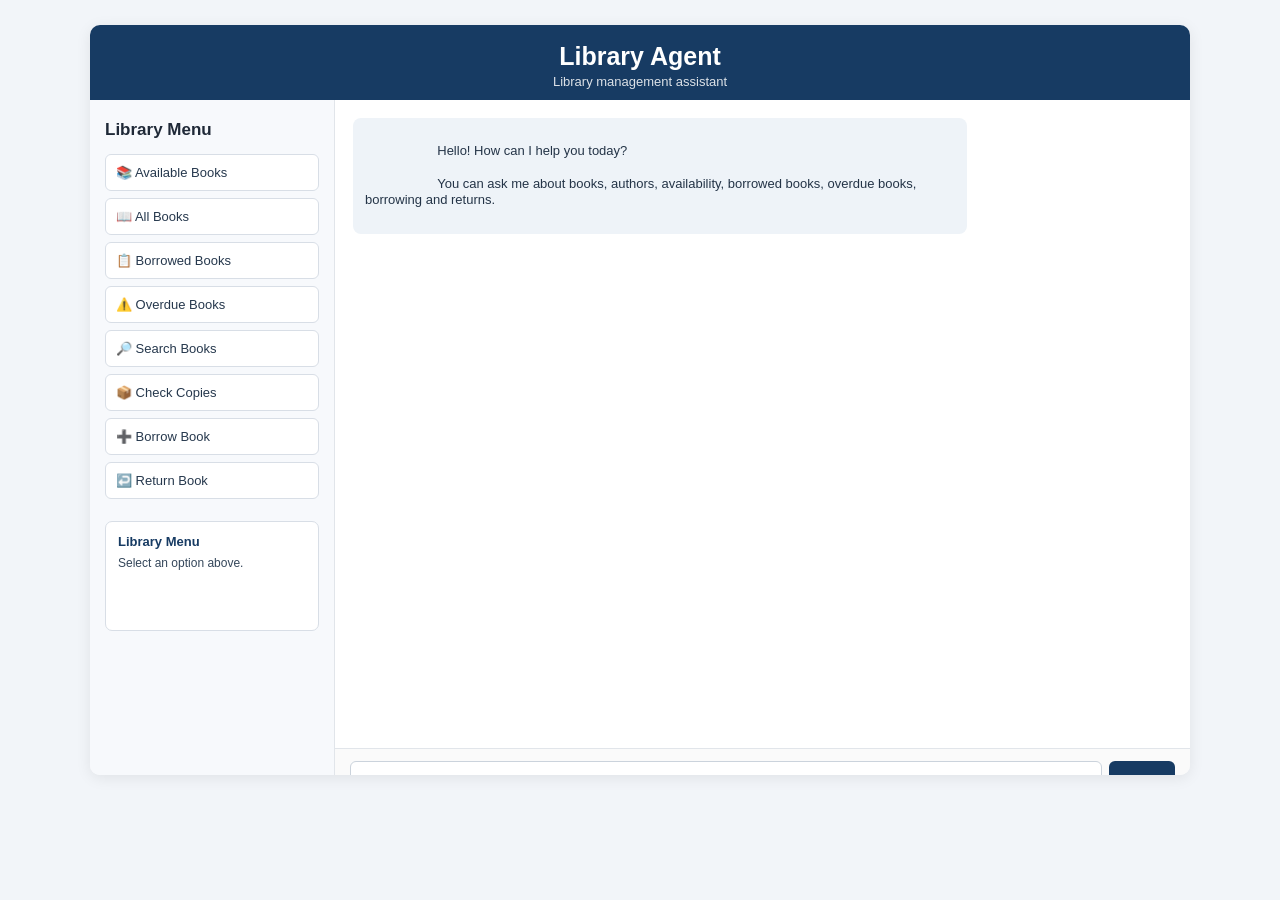
<file: library agent/frontend/index.html>
<!DOCTYPE html>
<html lang="en">

<head>
    <meta charset="UTF-8">
    <meta name="viewport" content="width=device-width, initial-scale=1.0">

    <title>Library Agent</title>

    <link rel="stylesheet" href="style.css">
</head>

<body>

<div class="app">

    <!-- HEADER -->
    <header class="header">
        <h1>Library Agent</h1>
        <p>Library management assistant</p>
    </header>


    <!-- MAIN CONTENT -->
    <div class="content">

        <!-- LEFT MENU -->
        <aside class="menu">

            <h2>Library Menu</h2>

            <button onclick="menuAction('available')">
                📚 Available Books
            </button>

            <button onclick="menuAction('all')">
                📖 All Books
            </button>

            <button onclick="menuAction('borrowed')">
                📋 Borrowed Books
            </button>

            <button onclick="menuAction('overdue')">
                ⚠️ Overdue Books
            </button>

            <button onclick="menuAction('search')">
                🔎 Search Books
            </button>

            <button onclick="menuAction('copies')">
                📦 Check Copies
            </button>

            <button onclick="menuAction('borrow')">
                ➕ Borrow Book
            </button>

            <button onclick="menuAction('return')">
                ↩️ Return Book
            </button>


            <!-- SEPARATE MENU RESULT -->
            <div class="menu-result-box">

                <div id="menu-result">

                    <strong>Library Menu</strong>

                    <p>Select an option above.</p>

                </div>

            </div>

        </aside>


        <!-- CHAT AREA -->
        <main class="chat-container">

            <!-- CHAT MESSAGES -->
            <div id="chat-box" class="chat-box">

                <div class="message bot-message welcome-message">     
                    Hello! How can I help you today?<br>
                    You can ask me about books, authors, availability, borrowed books, overdue books, borrowing and returns.
                </div>
                    

            </div>


            <!-- CHAT INPUT -->
            <div class="input-area">

                <input
                    type="text"
                    id="message-input"
                    placeholder="Ask something about the library..."
                    autocomplete="off"
                >

                <button id="send-button">
                    Send
                </button>

            </div>

        </main>

    </div>

</div>


<script src="script.js"></script>

</body>
</html>
</file>
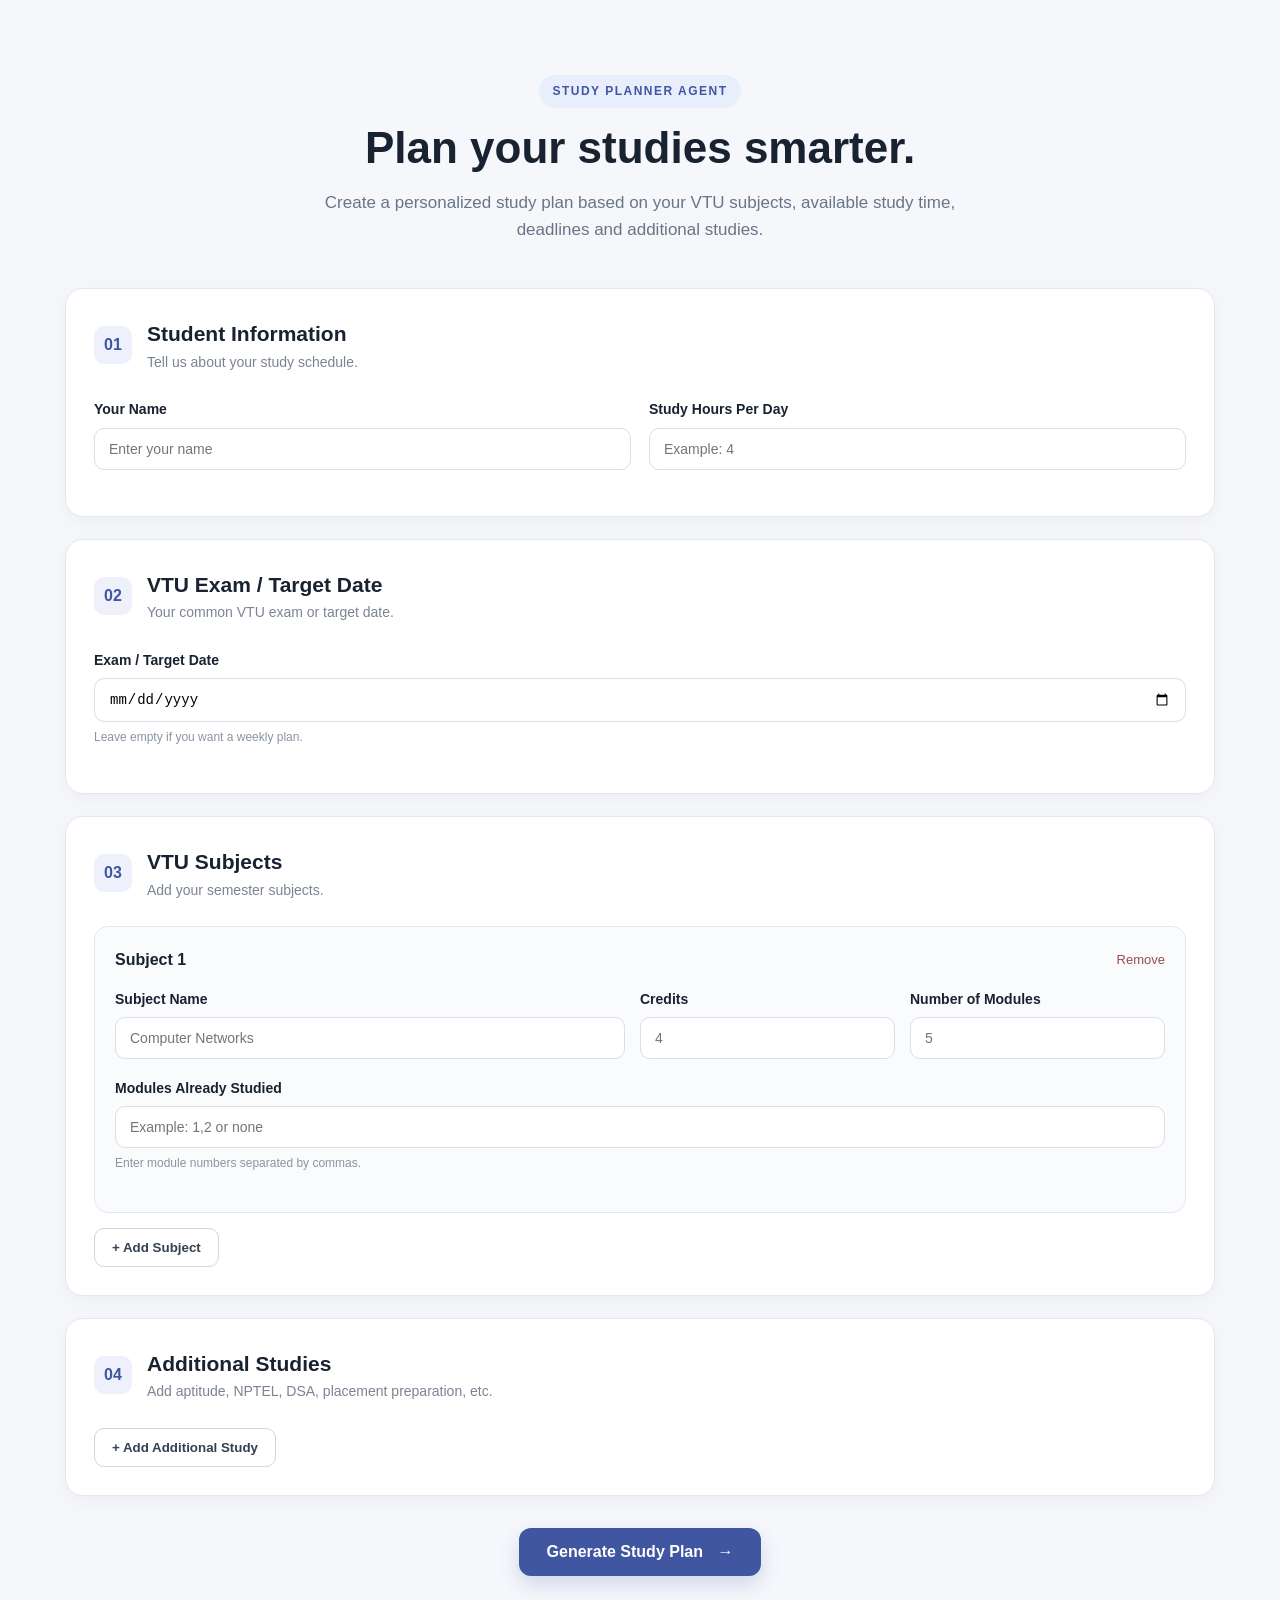
<file: study planner agent/frontend/index.html>
<!DOCTYPE html>
<html lang="en">

<head>

    <meta charset="UTF-8">

    <meta name="viewport"
          content="width=device-width, initial-scale=1.0">

    <title>Study Planner Agent</title>

    <link rel="stylesheet"
          href="style.css">

</head>

<body>

    <div class="container">

        <!-- HEADER -->

        <header class="hero">

            <div class="badge">
                STUDY PLANNER AGENT
            </div>

            <h1>
                Plan your studies smarter.
            </h1>

            <p>
                Create a personalized study plan
                based on your VTU subjects, available
                study time, deadlines and additional studies.
            </p>

        </header>


        <!-- STUDENT INFORMATION -->

        <section class="card">

            <div class="section-title">
                <span>01</span>
                <div>
                    <h2>Student Information</h2>
                    <p>Tell us about your study schedule.</p>
                </div>
            </div>


            <div class="form-grid">

                <div class="form-group">

                    <label>
                        Your Name
                    </label>

                    <input
                        type="text"
                        id="name"
                        placeholder="Enter your name"
                    >

                </div>


                <div class="form-group">

                    <label>
                        Study Hours Per Day
                    </label>

                    <input
                        type="number"
                        id="hoursPerDay"
                        min="1"
                        step="0.5"
                        placeholder="Example: 4"
                    >

                </div>

            </div>

        </section>


        <!-- VTU EXAM -->

        <section class="card">

            <div class="section-title">

                <span>02</span>

                <div>
                    <h2>VTU Exam / Target Date</h2>
                    <p>
                        Your common VTU exam or target date.
                    </p>
                </div>

            </div>


            <div class="form-group">

                <label>
                    Exam / Target Date
                </label>

                <input
                    type="date"
                    id="examDate"
                >

                <small>
                    Leave empty if you want a weekly plan.
                </small>

            </div>

        </section>


        <!-- VTU SUBJECTS -->

        <section class="card">

            <div class="section-title">

                <span>03</span>

                <div>
                    <h2>VTU Subjects</h2>
                    <p>
                        Add your semester subjects.
                    </p>
                </div>

            </div>


            <div id="subjectsContainer"></div>


            <button
                type="button"
                class="secondary-button"
                onclick="addSubject()">

                + Add Subject

            </button>

        </section>


        <!-- ADDITIONAL STUDIES -->

        <section class="card">

            <div class="section-title">

                <span>04</span>

                <div>
                    <h2>Additional Studies</h2>
                    <p>
                        Add aptitude, NPTEL, DSA,
                        placement preparation, etc.
                    </p>
                </div>

            </div>


            <div id="additionalContainer"></div>


            <button
                type="button"
                class="secondary-button"
                onclick="addAdditionalStudy()">

                + Add Additional Study

            </button>

        </section>


        <!-- GENERATE -->

        <section class="generate-section">

            <button
                class="generate-button"
                onclick="generatePlan()">

                Generate Study Plan

                <span>→</span>

            </button>

        </section>


        <!-- ERROR -->

        <div
            id="errorMessage"
            class="error-message">
        </div>


        <!-- RESULT -->

        <section
            id="result"
            class="result-section hidden">


            <!-- SUMMARY -->

            <div class="result-header">

                <div>

                    <div class="badge">
                        YOUR PLAN
                    </div>

                    <h2 id="resultTitle">
                        Study Plan
                    </h2>

                    <p id="resultSubtitle"></p>

                </div>

            </div>


            <!-- SUMMARY CARDS -->

            <div
                id="summaryCards"
                class="summary-grid">
            </div>


            <!-- DAILY PLAN -->

            <div class="result-block">

                <div class="result-block-header">

                    <div>
                        <span class="result-number">
                            01
                        </span>

                        <h3>
                            Date-wise Study Plan
                        </h3>
                    </div>

                </div>


                <div
                    id="dailyPlan"
                    class="daily-plan">
                </div>

            </div>


            <!-- WEEKLY GOALS -->

            <div class="result-block">

                <div class="result-block-header">

                    <div>
                        <span class="result-number">
                            02
                        </span>

                        <h3>
                            Weekly Goals
                        </h3>
                    </div>

                </div>


                <div
                    id="weeklyGoals"
                    class="weekly-goals">
                </div>

            </div>


            <!-- WARNING -->

            <div
                id="warningBlock"
                class="warning-block hidden">

                <h3>
                    Some work could not fit
                </h3>

                <div id="warnings"></div>

            </div>


            <!-- RULES -->

            <div class="result-block">

                <div class="result-block-header">

                    <div>
                        <span class="result-number">
                            03
                        </span>

                        <h3>
                            Priority System
                        </h3>
                    </div>

                </div>


                <div
                    id="rules"
                    class="rules">
                </div>

            </div>


            <!-- END -->

            <div class="complete-message">

                <div class="complete-icon">
                    ✓
                </div>

                <h3>
                    Plan Complete
                </h3>

                <p>
                    Stay consistent with your study plan.
                </p>

            </div>


        </section>

    </div>


    <script src="script.js"></script>

</body>

</html>
</file>
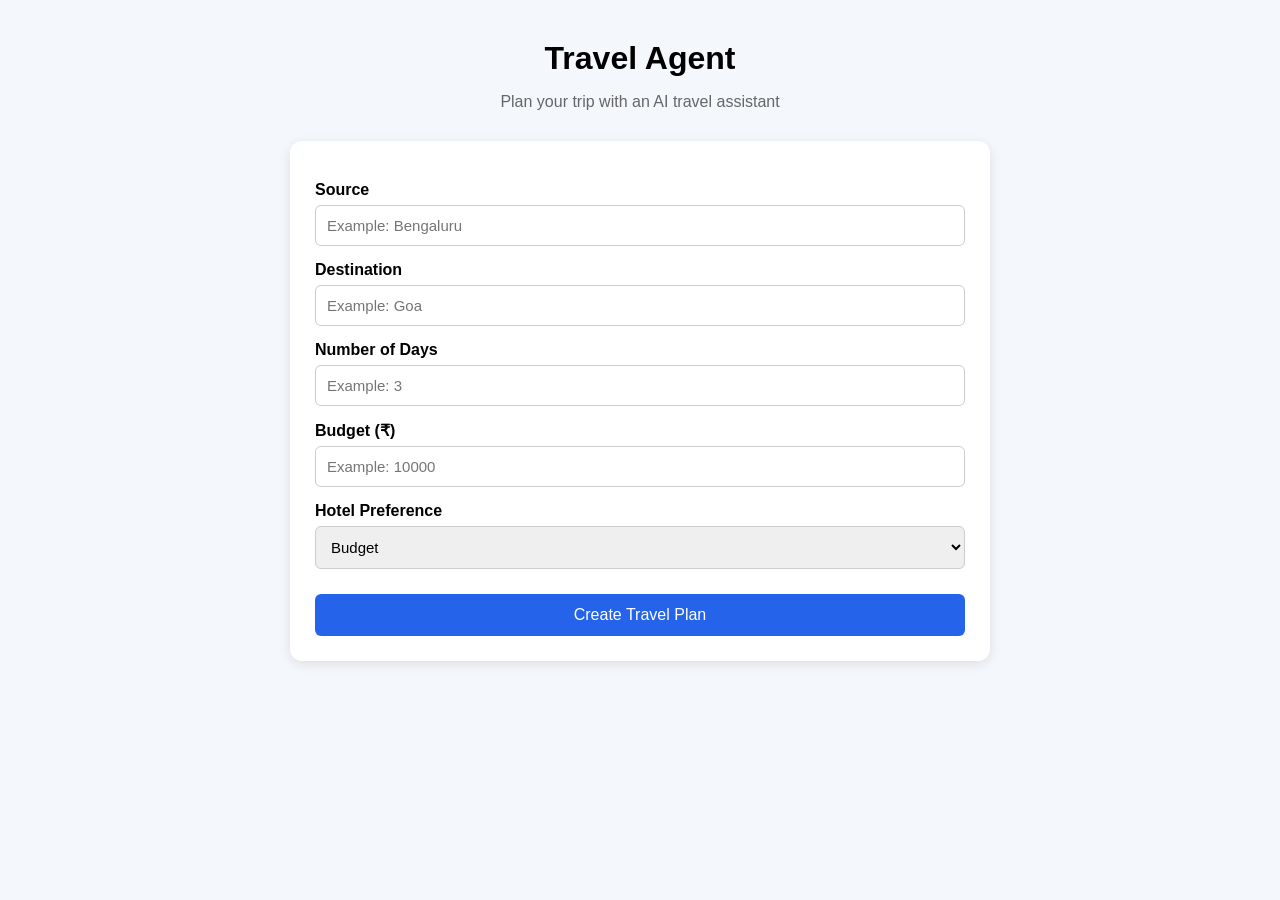
<file: travel agent/frontend/index.html>
<!DOCTYPE html>
<html lang="en">
<head>
    <meta charset="UTF-8">
    <meta name="viewport" content="width=device-width, initial-scale=1.0">
    <title>Travel Agent</title>
    <link rel="stylesheet" href="style.css">
</head>

<body>

    <div class="container">

        <h1>Travel Agent</h1>
        <p class="subtitle">Plan your trip with an AI travel assistant</p>

        <div class="form-card">

            <label>Source</label>
            <input type="text" id="source" placeholder="Example: Bengaluru">

            <label>Destination</label>
            <input type="text" id="destination" placeholder="Example: Goa">

            <label>Number of Days</label>
            <input type="number" id="days" placeholder="Example: 3">

            <label>Budget (₹)</label>
            <input type="number" id="budget" placeholder="Example: 10000">

            <label>Hotel Preference</label>
            <select id="preference">
                <option value="Budget">Budget</option>
                <option value="Standard">Standard</option>
                <option value="Luxury">Luxury</option>
            </select>

            <button onclick="createPlan()">Create Travel Plan</button>

        </div>

        <div id="result" class="result"></div>

    </div>

    <script src="script.js"></script>

</body>
</html>
</file>
<file: library agent/frontend/style.css>
* {
    box-sizing: border-box;
    margin: 0;
    padding: 0;
}


body {
    font-family: Arial, sans-serif;
    background: #f2f5f9;
    color: #1f2937;
}


/* ============================================================
   APPLICATION
   ============================================================ */

.app {
    width: 92%;
    max-width: 1100px;

    height: 90vh;
    max-height: 750px;

    margin: 25px auto;

    background: white;

    border-radius: 10px;

    box-shadow:
        0 3px 15px rgba(0, 0, 0, 0.08);

    overflow: hidden;
}


/* ============================================================
   HEADER
   ============================================================ */

.header {
    height: 75px;

    background: #173b63;

    color: white;

    padding: 17px 25px;

    text-align: center;
}


.header h1 {
    font-size: 25px;

    margin-bottom: 3px;
}


.header p {
    font-size: 13px;

    opacity: 0.85;
}


/* ============================================================
   MAIN CONTENT
   ============================================================ */

.content {
    display: flex;

    height: calc(90vh - 100px);

    min-height: 0;
}


/* ============================================================
   LEFT MENU
   ============================================================ */

.menu {
    width: 245px;

    flex-shrink: 0;

    background: #f7f9fc;

    border-right: 1px solid #e1e5ea;

    padding: 20px 15px;

    overflow-y: auto;
}


.menu h2 {
    font-size: 17px;

    margin-bottom: 14px;
}


.menu button {
    width: 100%;

    padding: 10px;

    margin-bottom: 7px;

    border: 1px solid #d8dee6;

    border-radius: 6px;

    background: white;

    text-align: left;

    cursor: pointer;

    font-size: 13px;

    color: #26384d;

    transition: 0.15s;
}


.menu button:hover {
    background: #eaf1f8;
}


.menu button:active {
    transform: scale(0.98);
}


/* ============================================================
   MENU RESULT BOX
   ============================================================ */

.menu-result-box {
    margin-top: 15px;

    padding: 12px;

    background: white;

    border: 1px solid #d8dee6;

    border-radius: 7px;

    min-height: 110px;

    max-height: 300px;

    overflow-y: auto;

    font-size: 12px;

    color: #34465a;
}


.menu-result-box strong {
    color: #173b63;

    font-size: 13px;
}


.menu-result-box p {
    margin-top: 6px;

    line-height: 1.4;
}


.menu-result-box input {
    width: 100%;

    margin-top: 9px;

    padding: 8px;

    border: 1px solid #cbd3dc;

    border-radius: 5px;

    font-size: 12px;

    outline: none;
}


.menu-result-box input:focus {
    border-color: #173b63;
}


.menu-result-box button {
    margin-top: 8px;

    width: 100%;

    padding: 8px;

    background: #173b63;

    color: white;

    border: none;

    border-radius: 5px;

    cursor: pointer;

    font-size: 12px;
}


.menu-result-box button:hover {
    background: #102f50;
}


/* ============================================================
   CHAT AREA
   ============================================================ */

.chat-container {
    flex: 1;

    min-width: 0;

    min-height: 0;

    display: flex;

    flex-direction: column;
}


/* ============================================================
   CHAT BOX
   ============================================================ */

.chat-box {
    flex: 1;

    min-height: 0;

    padding: 18px;

    overflow-y: auto;

    background: white;

    scroll-behavior: smooth;
}


/* ============================================================
   CHAT MESSAGES
   ============================================================ */

.message {
    max-width: 75%;

    padding: 10px 13px;

    margin-bottom: 10px;

    border-radius: 8px;

    line-height: 1.45;

    font-size: 13px;

    white-space: pre-wrap;

    word-wrap: break-word;
}


/* BOT MESSAGE */

.bot-message {
    background: #eef3f8;

    color: #243447;

    margin-right: auto;
}


/* USER MESSAGE */

.user-message {
    background: #173b63;

    color: white;

    margin-left: auto;
}


/* ============================================================
   WELCOME MESSAGE
   ============================================================ */

.welcome-message {
    line-height: 1.25;
    padding: 9px 12px;
}

.welcome-message strong {
    display: inline;
}

/* ============================================================
   CHAT INPUT
   ============================================================ */

.input-area {
    display: flex;

    gap: 7px;

    padding: 12px 15px;

    border-top: 1px solid #e1e5ea;

    background: #fafafa;
}


.input-area input {
    flex: 1;

    padding: 10px;

    border: 1px solid #cbd3dc;

    border-radius: 6px;

    font-size: 13px;

    outline: none;
}


.input-area input:focus {
    border-color: #173b63;
}


.input-area button {
    padding: 0 18px;

    border: none;

    border-radius: 6px;

    background: #173b63;

    color: white;

    cursor: pointer;

    font-size: 13px;
}


.input-area button:hover {
    background: #102f50;
}


.input-area button:disabled {
    background: #9aa7b5;

    cursor: not-allowed;
}


/* ============================================================
   MOBILE
   ============================================================ */

@media (max-width: 700px) {

    .app {
        width: 95%;

        height: 94vh;

        margin: 15px auto;
    }


    .content {
        flex-direction: column;

        height: calc(94vh - 75px);
    }


    .menu {
        width: 100%;

        max-height: 300px;

        border-right: none;

        border-bottom: 1px solid #e1e5ea;
    }


    .menu-result-box {
        max-height: 180px;
    }


    .chat-box {
        min-height: 300px;
    }


    .message {
        max-width: 88%;
    }

}
</file>
<file: study planner agent/frontend/style.css>
* {
    box-sizing: border-box;
    margin: 0;
    padding: 0;
}


body {
    font-family:
        Inter,
        -apple-system,
        BlinkMacSystemFont,
        "Segoe UI",
        sans-serif;

    background: #f5f7fb;
    color: #182230;
    line-height: 1.6;
}


.container {
    width: 92%;
    max-width: 1150px;
    margin: auto;
    padding: 40px 0 70px;
}


/* =========================
   HERO
========================= */

.hero {
    text-align: center;
    padding: 35px 20px 45px;
}


.badge {
    display: inline-block;

    font-size: 12px;
    font-weight: 700;

    letter-spacing: 1.5px;

    padding: 7px 13px;

    border-radius: 20px;

    background: #e9eefc;
    color: #4056a1;

    margin-bottom: 15px;
}


.hero h1 {
    font-size: 44px;
    line-height: 1.15;
    margin-bottom: 15px;
}


.hero p {
    max-width: 650px;
    margin: auto;

    color: #697586;
    font-size: 17px;
}


/* =========================
   CARD
========================= */

.card {
    background: white;

    border: 1px solid #e4e8ef;

    border-radius: 18px;

    padding: 28px;

    margin-bottom: 22px;

    box-shadow:
        0 5px 20px rgba(20, 30, 50, 0.04);
}


.section-title {
    display: flex;
    align-items: center;

    gap: 15px;

    margin-bottom: 25px;
}


.section-title > span {
    width: 38px;
    height: 38px;

    display: flex;
    align-items: center;
    justify-content: center;

    border-radius: 10px;

    background: #eef1fb;

    color: #4056a1;

    font-weight: 700;
}


.section-title h2 {
    font-size: 21px;
}


.section-title p {
    color: #7b8492;
    font-size: 14px;
}


/* =========================
   FORM
========================= */

.form-grid {
    display: grid;

    grid-template-columns:
        repeat(2, 1fr);

    gap: 18px;
}


.form-group {
    margin-bottom: 18px;
}


.form-group label {
    display: block;

    font-weight: 600;

    font-size: 14px;

    margin-bottom: 7px;
}


.form-group small {
    display: block;

    margin-top: 6px;

    color: #8a94a3;

    font-size: 12px;
}


input,
select {
    width: 100%;

    padding: 12px 14px;

    border: 1px solid #d9dee7;

    border-radius: 10px;

    outline: none;

    background: white;

    font-size: 14px;

    transition: 0.2s;
}


input:focus,
select:focus {
    border-color: #6174bd;

    box-shadow:
        0 0 0 3px rgba(97, 116, 189, 0.10);
}


/* =========================
   SUBJECT BOX
========================= */

.dynamic-item {
    border: 1px solid #e3e7ee;

    border-radius: 14px;

    padding: 20px;

    margin-bottom: 15px;

    background: #fafbfc;
}


.dynamic-header {
    display: flex;

    align-items: center;

    justify-content: space-between;

    margin-bottom: 15px;
}


.dynamic-header h3 {
    font-size: 16px;
}


.remove-button {
    border: none;

    background: transparent;

    color: #9a4b4b;

    cursor: pointer;

    font-size: 13px;
}


.dynamic-grid {
    display: grid;

    grid-template-columns:
        2fr 1fr 1fr;

    gap: 15px;
}


.additional-grid {
    display: grid;

    grid-template-columns:
        1.5fr 2fr 1fr 1fr;

    gap: 15px;
}


/* =========================
   BUTTONS
========================= */

.secondary-button {
    border: 1px solid #cfd6e2;

    background: white;

    color: #354052;

    padding: 11px 17px;

    border-radius: 10px;

    font-weight: 600;

    cursor: pointer;

    transition: 0.2s;
}


.secondary-button:hover {
    background: #f4f6fa;
}


.generate-section {
    text-align: center;

    padding: 10px 0 35px;
}


.generate-button {
    border: none;

    background: #4056a1;

    color: white;

    padding: 15px 28px;

    border-radius: 12px;

    font-size: 16px;

    font-weight: 700;

    cursor: pointer;

    box-shadow:
        0 8px 20px rgba(64, 86, 161, 0.20);

    transition: 0.2s;
}


.generate-button:hover {
    transform: translateY(-2px);
}


.generate-button span {
    margin-left: 10px;
}


/* =========================
   ERROR
========================= */

.error-message {
    display: none;

    padding: 14px 18px;

    margin-bottom: 25px;

    border-radius: 10px;

    background: #fff0f0;

    border: 1px solid #f1cccc;

    color: #a04444;
}


.error-message.show {
    display: block;
}


/* =========================
   RESULT
========================= */

.result-section {
    margin-top: 20px;
}


.hidden {
    display: none !important;
}


.result-header {
    padding: 30px 5px;

    text-align: center;
}


.result-header h2 {
    font-size: 32px;

    margin-bottom: 6px;
}


.result-header p {
    color: #788393;
}


/* =========================
   SUMMARY
========================= */

.summary-grid {
    display: grid;

    grid-template-columns:
        repeat(3, 1fr);

    gap: 15px;

    margin-bottom: 25px;
}


.summary-card {
    background: white;

    border: 1px solid #e2e7ef;

    border-radius: 15px;

    padding: 22px;

    text-align: center;
}


.summary-card .value {
    font-size: 26px;

    font-weight: 750;

    color: #4056a1;
}


.summary-card .label {
    font-size: 13px;

    color: #7a8492;
}


/* =========================
   RESULT BLOCK
========================= */

.result-block {
    background: white;

    border: 1px solid #e2e7ef;

    border-radius: 18px;

    padding: 25px;

    margin-bottom: 22px;
}


.result-block-header {
    margin-bottom: 20px;
}


.result-block-header > div {
    display: flex;

    align-items: center;

    gap: 12px;
}


.result-number {
    font-size: 12px;

    font-weight: 700;

    color: #4056a1;

    background: #eef1fb;

    padding: 6px 9px;

    border-radius: 7px;
}


.result-block h3 {
    font-size: 20px;
}


/* =========================
   DAILY PLAN
========================= */

.day-card {
    border: 1px solid #e3e7ee;

    border-radius: 14px;

    margin-bottom: 14px;

    overflow: hidden;
}


.day-header {
    padding: 15px 18px;

    background: #f7f8fb;

    border-bottom: 1px solid #e3e7ee;

    display: flex;

    justify-content: space-between;

    align-items: center;
}


.day-header h4 {
    font-size: 16px;
}


.day-total {
    font-size: 13px;

    font-weight: 700;

    color: #4056a1;
}


.study-row {
    display: grid;

    grid-template-columns:
        160px 1.5fr 1.5fr 80px;

    gap: 10px;

    padding: 13px 18px;

    border-bottom: 1px solid #eef0f4;

    align-items: center;
}


.study-row:last-child {
    border-bottom: none;
}


.category {
    font-size: 11px;

    font-weight: 800;

    letter-spacing: 0.7px;

    color: #596575;
}


.category.vtu {
    color: #4056a1;
}


.category.additional {
    color: #477b66;
}


.category.revision {
    color: #8a6542;
}


.study-name {
    font-weight: 600;

    font-size: 14px;
}


.study-unit {
    color: #697586;

    font-size: 13px;
}


.study-hours {
    text-align: right;

    font-weight: 700;

    font-size: 13px;
}


/* =========================
   WEEKLY GOALS
========================= */

.week-card {
    border: 1px solid #e2e7ef;

    border-radius: 14px;

    padding: 20px;

    margin-bottom: 15px;
}


.week-card h4 {
    margin-bottom: 4px;
}


.week-dates {
    color: #8a94a2;

    font-size: 13px;

    margin-bottom: 15px;
}


.goal {
    display: flex;

    gap: 12px;

    padding: 9px 0;

    border-bottom: 1px solid #f0f2f5;

    font-size: 14px;
}


.goal:last-child {
    border-bottom: none;
}


.goal-name {
    font-weight: 650;

    min-width: 170px;
}


.goal-text {
    color: #697586;
}


/* =========================
   WARNING
========================= */

.warning-block {
    background: #fff8ed;

    border: 1px solid #f0d8af;

    border-radius: 15px;

    padding: 22px;

    margin-bottom: 22px;
}


.warning-block h3 {
    margin-bottom: 12px;

    color: #805b26;
}


.warning-item {
    padding: 7px 0;

    color: #745f43;
}


/* =========================
   RULES
========================= */

.rules {
    display: grid;

    gap: 9px;
}


.rule {
    padding: 11px 14px;

    background: #f7f8fb;

    border-radius: 9px;

    color: #596575;

    font-size: 14px;
}


/* =========================
   COMPLETE
========================= */

.complete-message {
    text-align: center;

    padding: 35px;

    background: white;

    border: 1px solid #e2e7ef;

    border-radius: 18px;
}


.complete-icon {
    width: 45px;
    height: 45px;

    margin: 0 auto 12px;

    display: flex;

    align-items: center;
    justify-content: center;

    border-radius: 50%;

    background: #e8f3ed;

    color: #477b66;

    font-weight: 800;

    font-size: 20px;
}


.complete-message h3 {
    margin-bottom: 5px;
}


.complete-message p {
    color: #7a8492;
}


/* =========================
   RESPONSIVE
========================= */

@media (max-width: 800px) {

    .hero h1 {
        font-size: 34px;
    }

    .form-grid,
    .dynamic-grid,
    .additional-grid,
    .summary-grid {
        grid-template-columns: 1fr;
    }

    .study-row {
        grid-template-columns: 1fr 1fr;
    }

    .study-hours {
        text-align: left;
    }

    .goal {
        flex-direction: column;
        gap: 3px;
    }

}


@media (max-width: 500px) {

    .container {
        width: 94%;
    }

    .card,
    .result-block {
        padding: 20px;
    }

    .hero {
        padding-top: 20px;
    }

    .hero h1 {
        font-size: 29px;
    }

}
</file>
<file: travel agent/frontend/style.css>
* {
    box-sizing: border-box;
}

body {
    margin: 0;
    font-family: Arial, sans-serif;
    background: #f4f7fb;
}

.container {
    width: 90%;
    max-width: 700px;
    margin: 40px auto;
}

h1 {
    text-align: center;
    margin-bottom: 5px;
}

.subtitle {
    text-align: center;
    color: #666;
    margin-bottom: 30px;
}

.form-card {
    background: white;
    padding: 25px;
    border-radius: 12px;
    box-shadow: 0 3px 12px rgba(0, 0, 0, 0.1);
}

label {
    display: block;
    margin-top: 15px;
    margin-bottom: 6px;
    font-weight: bold;
}

input,
select {
    width: 100%;
    padding: 11px;
    border: 1px solid #ccc;
    border-radius: 6px;
    font-size: 15px;
}

button {
    width: 100%;
    margin-top: 25px;
    padding: 12px;
    border: none;
    border-radius: 6px;
    background: #2563eb;
    color: white;
    font-size: 16px;
    cursor: pointer;
}

button:hover {
    background: #1d4ed8;
}

.result {
    margin-top: 25px;
}

.plan-card {
    background: white;
    padding: 25px;
    border-radius: 12px;
    box-shadow: 0 3px 12px rgba(0, 0, 0, 0.1);
}

.plan-card h2 {
    margin-top: 0;
}

.approve-btn {
    background: #16a34a;
}

.approve-btn:hover {
    background: #15803d;
}

.error {
    background: #fee2e2;
    padding: 15px;
    border-radius: 8px;
    color: #991b1b;
}
</file>
